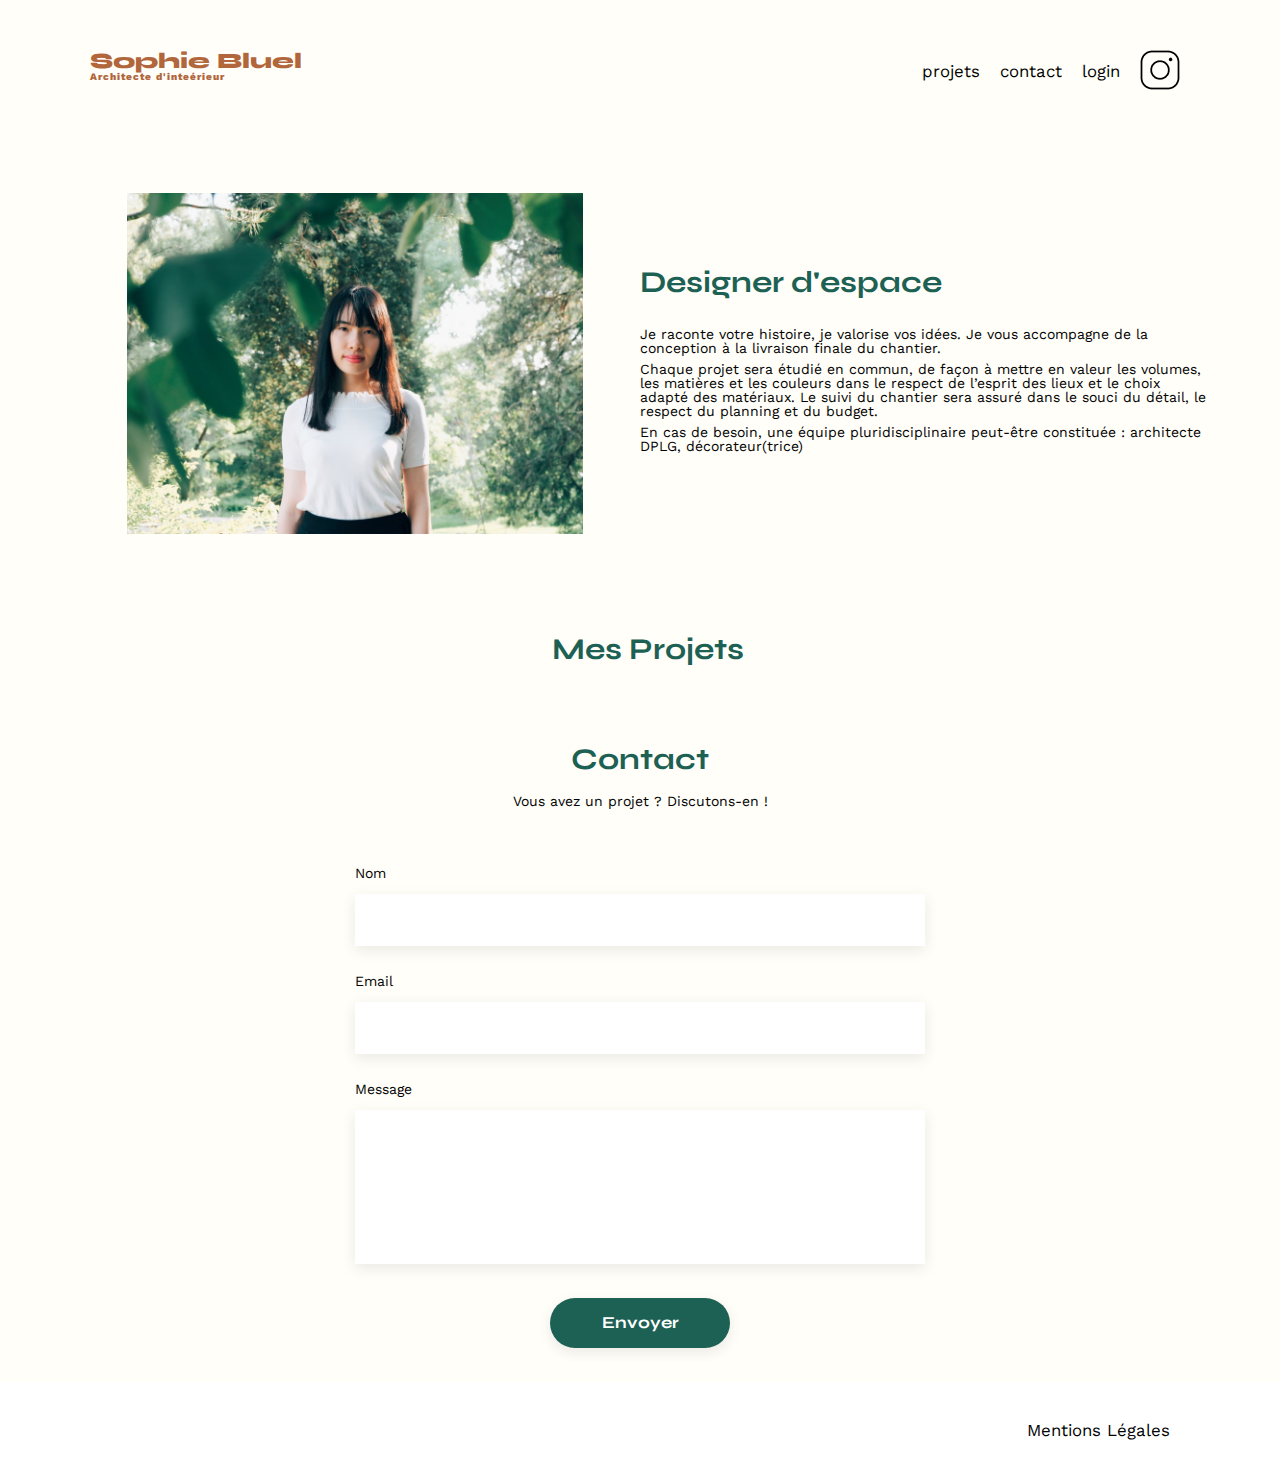
<file: index.html>
<!DOCTYPE html>
<html lang="fr">
<head>
	<meta charset="UTF-8">
	<title>Sophie Bluel - Architecte d'intérieur</title>
	<meta name="viewport" content="width=device-width, initial-scale=1.0">
	<link rel="preconnect" href="https://fonts.googleapis.com">
	<link rel="preconnect" href="https://fonts.gstatic.com" crossorigin>
	<link href="https://fonts.googleapis.com/css2?family=Syne:wght@700;800&family=Work+Sans&display=swap" rel="stylesheet">
	<meta name="description" content="">
	<link
      rel="stylesheet"
      href="https://cdnjs.cloudflare.com/ajax/libs/font-awesome/6.4.0/css/all.min.css"
    />
	<link rel="stylesheet" href="./assets/style.css">
	<link rel="stylesheet" href="./assets/modal.css">
</head>
<body>
	<div class="black-background"></div>
	<header>
		<h1>Sophie Bluel <span>Architecte d'inteérieur</span></h1>
		<nav>
			<ul>
				<li><a href="#portfolio">projets</a></li>
            	<li><a href="#contact">contact</a></li>
				<li><a href="login.html" id="login">login</a></li>

				<li><img src="./assets/icons/instagram.png" alt="Instagram"></li>
			</ul>
		</nav>
	</header>
	<main>
		<section id="introduction">
			<figure>
				<img src="./assets/images/sophie-bluel.png" alt="">
			</figure>
			<article>
				<h2>Designer d'espace</h2>
				<p>Je raconte votre histoire, je valorise vos idées. Je vous accompagne de la conception à la livraison finale du chantier.</p>
				<p>Chaque projet sera étudié en commun, de façon à mettre en valeur les volumes, les matières et les couleurs dans le respect de l’esprit des lieux et le choix adapté des matériaux. Le suivi du chantier sera assuré dans le souci du détail, le respect du planning et du budget.</p>
				<p>En cas de besoin, une équipe pluridisciplinaire peut-être constituée : architecte DPLG, décorateur(trice)</p>
			</article>
		</section>
		<section id="portfolio">
			<div class="edit-project">
				<h2>Mes Projets</h2>
			</div>
			<div class="error-messages"></div>
			<div class="gallery"></div>
		</section>
		<section id="contact">
			<h2>Contact</h2>
			<p>Vous avez un projet ? Discutons-en !</p>
			<form action="#" method="post">
				<label for="name">Nom</label>
				<input type="text" name="name" id="name">
				<label for="email">Email</label>
				<input type="email" name="email" id="email">
				<label for="message">Message</label>
				<textarea name="message" id="message" cols="30" rows="10"></textarea>
				<input class="submitPoject" type="submit" value="Envoyer">
			</form>
		</section>
	</main>
	<footer>
		<nav>
			<ul>
				<li>Mentions Légales</li>
			</ul>
		</nav>
	</footer>

	<!-- Modal 1 -->
	<aside class="modal modal-1" aria-hidden="true" role="dialog" aria-labelledby="title-modal-1" style="display: none">
		<div class="modal-wrapper">
			<button class="button-close-modal icon-modal"><i class="fa-solid fa-xmark fa-xl"></i></button>
			<div class="body-modal">
				<h2 id="title-modal-1">Galerie photo</h2>
				<div class="gallery-modal"></div>
				<div class="border"></div>
				<button class="button-modal button-add-picture">Ajouter une photo</button>
				<div id="error-delete"></div>
			</div>
		</div>
	</aside>
	<!-- Modal 2 -->
	<aside class="modal modal-2" aria-hidden="true" role="dialog" aria-labelledby="title-modal-2" style="display: none">
		<form action="#" method="dialog" id="upload-form">
			<div class="modal-wrapper">
				<button class="button-left-modal icon-modal"><i class="fa-solid fa-arrow-left fa-xl previous-arrow"></i></button>
				<button class="button-close-modal icon-modal"><i class="fa-solid fa-xmark fa-xl" ></i></button>
				<div class="body-modal">
					<h2 id="title-modal-2">Ajout photo</h2>
					<div class="photo-add"></div>
					<div class="form-add"></div>
					<div class="border"></div>
					<div class="errorUpload" id="error-message"></div>
					<button class="button-modal button-validation">Valider</button>
				</div>	
			</div>
		</form>
	</aside>
	<script src="assets/script.js"></script>
</body>
</html>
</file>
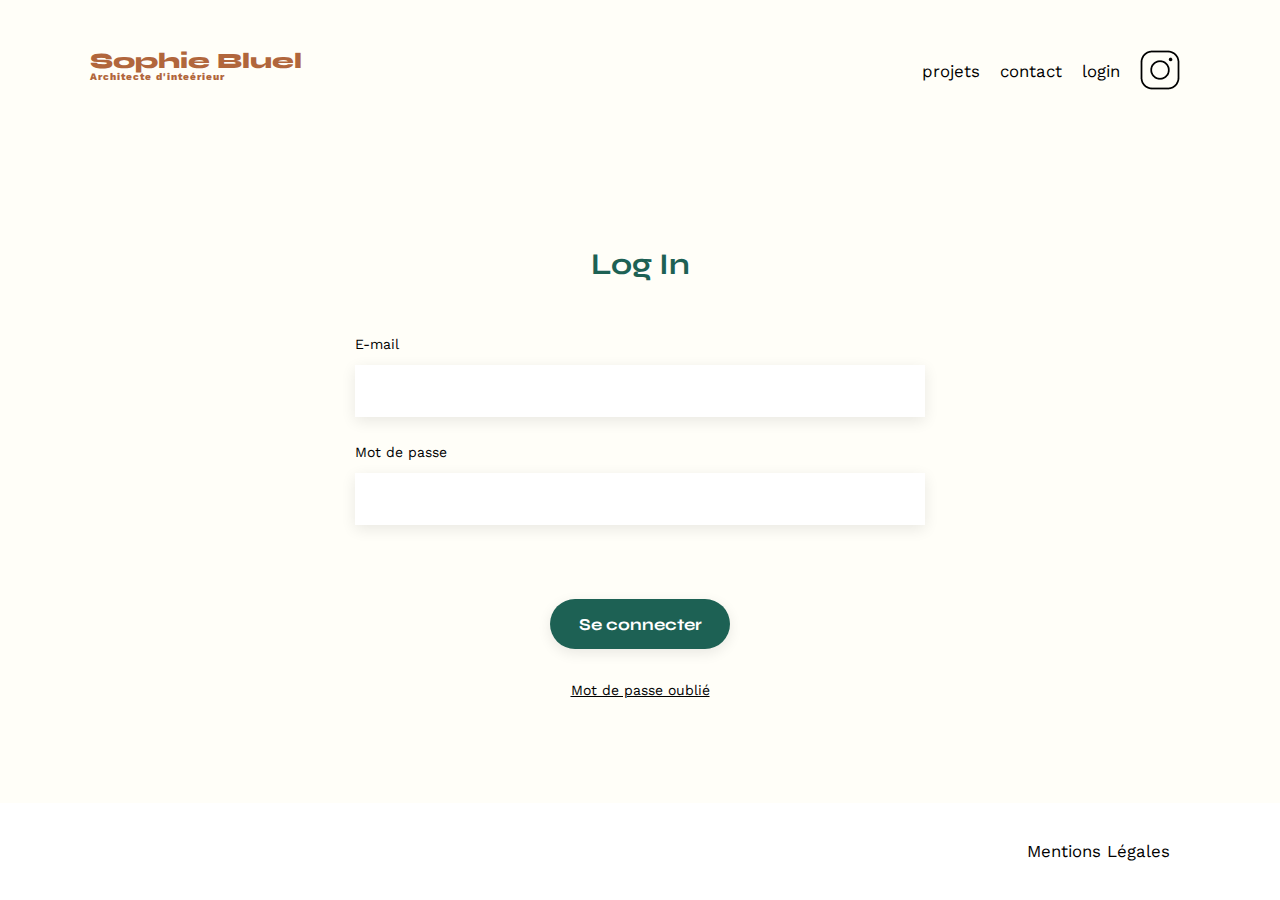
<file: login.html>
<!DOCTYPE html>
<html lang="fr">
<head>
	<meta charset="UTF-8">
	<title>Sophie Bluel - Architecte d'intérieur</title>
	<meta name="viewport" content="width=device-width, initial-scale=1.0">
	<link rel="preconnect" href="https://fonts.googleapis.com">
	<link rel="preconnect" href="https://fonts.gstatic.com" crossorigin>
	<link href="https://fonts.googleapis.com/css2?family=Syne:wght@700;800&family=Work+Sans&display=swap" rel="stylesheet">
	<meta name="description" content="">
	<link rel="stylesheet" href="./assets/style.css">
</head>
<body>
    <header>
	    <h1>Sophie Bluel <span>Architecte d'inteérieur</span></h1>
	    <nav>
		    <ul>
			    <li><a href="./index.html#portfolio">projets</a></li>
			    <li><a href="./index.html#contact">contact</a></li>
			    <li><a href="login.html">login</a></li>
			    <li><img src="./assets/icons/instagram.png" alt="Instagram"></li>
		    </ul>
	    </nav>
    </header>
    <main>
        <section id="login">
	        <h2>Log In</h2>
	        <form action="#" method="post">
		        <label for="email">E-mail</label>
		        <input type="email" name="email" id="email">
		        <label for="password">Mot de passe</label>
		        <input type="password" name="password" id="password">   
                <p id="error-login"></p>
		        <input type="submit" value="Se connecter">
	            <a class="forgetPassword" href="#">Mot de passe oublié</a>	
            </form>
        </section>
    </main>
    <footer>
	    <nav>
		    <ul>
			    <li>Mentions Légales</li>
		    </ul>
	    </nav>
    </footer>
    <script src="assets/login.js"></script>
</body>
</html>
</file>
<file: assets/modal.css>
.black-background {
    position: fixed;
    top: 0;
    left: 0;
    background-color: black;
    width: 100%;
    height: 100vh;
    opacity: 0.5;
    display:none;
}

.modal {
    display: flex;
    justify-content: center;
    position: fixed;
    background-color: white;
    border-radius: 10px;
    width: 65%;
    left: 18%;
    top: 5%;
    height: 90%;
}

.modal-wrapper {
    width: 100%;
}

.modal .body-modal {
    overflow: hidden;
    height: 100%;
    width : 100%;
}

.body-modal img {
    height: 100%;
}

.body-modal {
    display: flex;
    flex-direction: column;
    justify-content: center;
    align-items: center;
}

.icon-modal {
    cursor: pointer;
    border: none;
    background-color: transparent;
    position: absolute;
    top: 4%;
    left: 93%;
    transition: transform 450ms;
}

.button-left-modal {
    display: flex;
    left: 4%;
    top: 5%;
}

.icon-modal:hover {
    transform: scale(1.25);
}

#title-modal-1,
#title-modal-2 {
    color: black;
    font-family: 'work sans';
    padding: 30px 0 15px 0;
}

.button-modal {
    cursor: pointer;
    background-color: #a7a6a6;
    color: white;
    font-family: 'work sans';
    font-size: 16px;
    border-radius: 55px;
    border: none;
    width: 250px;
    height: 37px;
    margin: 15px 0 0 0;
    transition: transform 450ms, background-color 150ms;
}  

.button-modal:hover {
    transform: scale(1);
    background-color: #1D6154;
}

.gallery-modal {
    display: grid;
    grid-template-columns: 1fr 1fr 1fr 1fr 1fr;
    grid-column-gap: 0.9em;
    grid-row-gap: 20px;
    margin-bottom: 45px;
    /* height: 59%; */
    max-width:71% ;
    width: 593px;
    overflow: scroll;
}

.gallery-modal figure {
    position: relative;
    display: flex;
    flex-direction: column;
}
  
.gallery-modal img {
    width: 100%;
    height: 100%;
    object-fit: cover;
}
  
.gallery-modal i {
    background-color: black;
    color: white;
    position: absolute;
    top: 8px;
    max-width: 18%;
    height: 26px;
    display: flex;
    justify-content: center;
    align-items: center;
    border-radius: 4px;
    margin-left: 77%;
    cursor: pointer;
}

.photo-add {
    display: flex;
    flex-direction: column;
    align-items: center;
    background-color: #e8f1f6;
    width: 50%;
    height: 31%;
    border-radius: 8px;
}

.sharpIcon {
    color: #bac4cc;
    font-size: 110px;
    margin: 27px 0 15px 0;
}

#upload-form {
    width: 100%;
    overflow: scroll;
}

.label-file  {
    border: none;
    background-color: #bac4cc;
    color: #316585;
    cursor: pointer;
    width: 50%;
    height: 40px;
    border-radius: 25px;
    font-family: 'work sans';
    font-size: 16px;
    justify-content: center;
    display: flex;
    align-items: center;
}

.addPhotoFormat {
    margin: 12px;
    position: relative;
    top: -47px;
}

.form-add {
    display: flex;
    flex-direction: column;
    width: 50%;
}

.form-add input,
.form-add select {
    border: none;
    box-shadow: 0px 4px 14px rgba(0, 0, 0, 0.09);
    height: 65px;
    margin-top: 10px;
}

.form-add select {
    margin-bottom: 45px;
}

.form-add label {
    font-size: 16px;
    margin-top: 30px;
}

.border {
    border-bottom: solid 1px #a7a6a6;
    width: 70%;
}

#error-message,
#error-delete {
    color: red;
    margin-top: 10px;
    font-weight: bold;
}

.divAddPhoto {
    display: contents;
}

.img-preview {
    width: 38%;
    object-fit: cover;
}

#input-file {
    position: relative;
    width: 50%;
    padding: 14px 0;
    opacity: 0;
    cursor: pointer;
    left: 2%;
    top: -46px;
}

@media (max-width: 767.98px) {
    .modal {
        width: 74%;
        left: 15%;
    }

    .button-close-modal {
        left: 88%;
    }

    .gallery-modal {
        display: flex;
        flex-direction: column;
        max-width: 71%;
        gap: 15px;
    }

    .button-modal {
        margin: 0;
        width: 70%;
        padding: 10px 0
    }

    #add-button {
        width: 84%;
    }

    .photo-add {
        width: 70%;
    }

    .form-add {
        width: 70%;
    }

    .form-add select {
        margin: 0 0px 33px 0;
    }

    .label-file {
        width: 70%;
    }

    #error-message {
        margin: 26px 30px;
    }

    #input-filee {
        width: 70%;
    }


}
</file>
<file: assets/style.css>
/* http://meyerweb.com/eric/tools/css/reset/
   v2.0 | 20110126
   License: none (public domain)
*/

html, body, div, span, applet, object, iframe,
h1, h2, h3, h4, h5, h6, p, blockquote, pre,
a, abbr, acronym, address, big, cite, code,
del, dfn, em, img, ins, kbd, q, s, samp,
small, strike, strong, sub, sup, tt, var,
b, u, i, center,
dl, dt, dd, ol, ul, li,
fieldset, form, label, legend,
table, caption, tbody, tfoot, thead, tr, th, td,
article, aside, canvas, details, embed,
figure, figcaption, footer, header, hgroup,
menu, nav, output, ruby, section, summary,
time, mark, audio, video {
	margin: 0;
	padding: 0;
	border: 0;
	font-size: 100%;
	font: inherit;
	vertical-align: baseline;
}

/* HTML5 display-role reset for older browsers */
article, aside, details, figcaption, figure,
header, hgroup, menu, nav, section {
	display: block;
}

html {
	display: flex;
	flex-direction: column;
	height: 100%;
}

body {
	line-height: 1;
	background-color: #fffef8;
}

ol, ul {
	list-style: none;
}

blockquote, q {
	quotes: none;
}

blockquote:before, blockquote:after,
q:before, q:after {
	content: '';
	content: none;
}

table {
	border-collapse: collapse;
	border-spacing: 0;
}
/** end reset css**/
body {
	display: flex;
    flex-direction: column;
    height: 100%;
	font-family: 'Work Sans' ;
	font-size: 14px;
}

main {
	max-width: 1140px;
	margin:auto;
	display: flex;
	flex-direction: column;
	width: 100%;
}
header {
	display: flex;
	justify-content: space-between;
	margin: 50px 90px;
}

section {
	margin: 50px 0
}

h1{
	display: flex;
	flex-direction: column;
	font-family: 'Syne';
	font-size: 22px;
	font-weight: 800;
	color: #B1663C
}

h1 > span {
	font-family: 'Work Sans';
	font-size:10px;
	letter-spacing: 0.1em;
}

h2{
	font-family: 'Syne';
	font-weight: 700;
	font-size: 30px;
	color: #1D6154
}

/** Mode Edition **/

.edit-blackbar {
    background-color: black;
}

.edition {
    display: flex;
    justify-content: center;
    height: 55px;
}

.edition-mode-button {
    display: flex;
    align-items: center;
    background-color: black;
    border-style: none;
    cursor: pointer;
	color: white;
	font-family: 'work sans';
	font-size: 16px;
}

#icon-pen-edit-mode {
	display: flex;
	align-items: center;
	color: white;
}

nav ul {
	display: flex;
	align-items: center;
	list-style-type: none;

}

nav li {
	padding: 0 10px;
	font-size: 1.2em;
}

li {
	cursor: pointer;
}

nav a {
	text-decoration: none;
	color: black;
}

#login:hover,
#logout:hover,
li a:hover {
	color: #B1663C;
}

#introduction {
	display: flex;
	align-items: center;
}

#introduction figure {
	flex: 1
}

#introduction img {
	display: block;
	margin: auto;
	width: 80%;
}

#introduction article {
	flex: 1
}

#introduction h2 {
	margin-bottom: 1em;
}

#introduction p {
	margin-bottom: 0.5em;
}

#portfolio h2 {
	text-align: center;
	margin-bottom: 1em;
	margin-left: 15px;
}

.edit-project {
	display: flex;
    flex-direction: row;
    justify-content: center;
}

#icon-pen {
	display: flex;
	margin: 10px 0px 0px 27px;
}

.edit-button {
	cursor: pointer;
	border: none;
	display: flex;
	background-color: #fffef8;
	justify-content: center;
	align-items: center;
	height: fit-content;
	margin-top: 7px;
	padding-left: 7px;
	font-family: 'Work Sans' ;
	font-size: 16px;
}

.gallery {
	width: 100%;
	display: grid;
	grid-template-columns: 1fr 1fr 1fr;
	grid-column-gap: 20px;
	grid-row-gap: 20px;
}

.gallery img {
	width: 100%;
}

.categories {
	display: flex;
	justify-content: center;
	margin-bottom: 34px;
}

.category {
	font-family: 'Syne';
	background-color: white;
	color: #1D6154;
	margin-right: 8px;
	padding: 8px 16px;
	cursor: pointer;
	border-radius: 20px;
	border-color: #1D6154;
	border-width: 1px;
	border-style: solid;
	transition: transform 450ms, background-color 150ms;
}

.category:hover {
	transform: scale(1);
    background-color: #1D6154;
	color: white;
}

#contact,
#login {
	width: 50%;
	margin: auto;
}

#contact,
#login > * {
	text-align: center;

}

#contact h2 {
	margin-bottom: 20px;
}

#contact form,
#login form {
	text-align: left;
	margin-top:30px;
	display: flex;
	flex-direction: column;
}

#contact input,
#login input {
	height: 50px;
	font-size: 1.2em;
	border: none;
	box-shadow: 0px 4px 14px rgba(0, 0, 0, 0.09);
}

#contact label,
#login label {
	margin: 2em 0 1em 0;
}

#contact textarea {
	border: none;
	resize: none;
	box-shadow: 0px 4px 14px rgba(0, 0, 0, 0.09);
}

#login #error-login {
	color: red;
	margin-top: 40px;
	font-weight: bold;
}

input[type="submit"]{
	font-family: 'Syne';
	font-weight: 700;
	color: white;
	background-color: #1D6154;
	margin : 2em auto ;
	width: 180px;
	text-align: center;
	border-radius: 60px ;
	cursor: pointer;
}

input[type="submit"]:hover {
	background-color: #0e3027;
}

.forgetPassword {
	display: flex;
	justify-content: center;
	color: black;
}

footer nav ul {
	display: flex;
	justify-content: flex-end;
	padding: 40px 100px;
	background-color: white;
}

@media (max-width: 700px) {
	header {
		flex-direction: column;
		align-items: center;
		margin: 50px 44px 15px 44px;
	}

	h2 {
		font-size: 25px;
	}

	nav ul {
		margin-top: 20px
	}

	#introduction {
		flex-direction: column;
	}

	#introduction h2 {
		margin: 32px 50px;
		display: flex;
		justify-content: center;
	}

	#introduction p {
		margin: 0 50px;
	}

	.categories {
		flex-direction: column;
		margin: 35px;
		gap: 20px;
	}

	#portfolio {
		margin: 10px 0 50px 0;
	}

	#portfolio h2 {
		margin-bottom: 0;
	}

	.gallery {
		width: 80%;
    	display: flex;
    	flex-direction: column;
    	margin: auto;
    	gap: 30px;
	}

	#contact {
		width: 80%;
	}

	footer nav ul {
		justify-content: center;
	}

	#login {
		width: 80%;
	}

}
</file>
